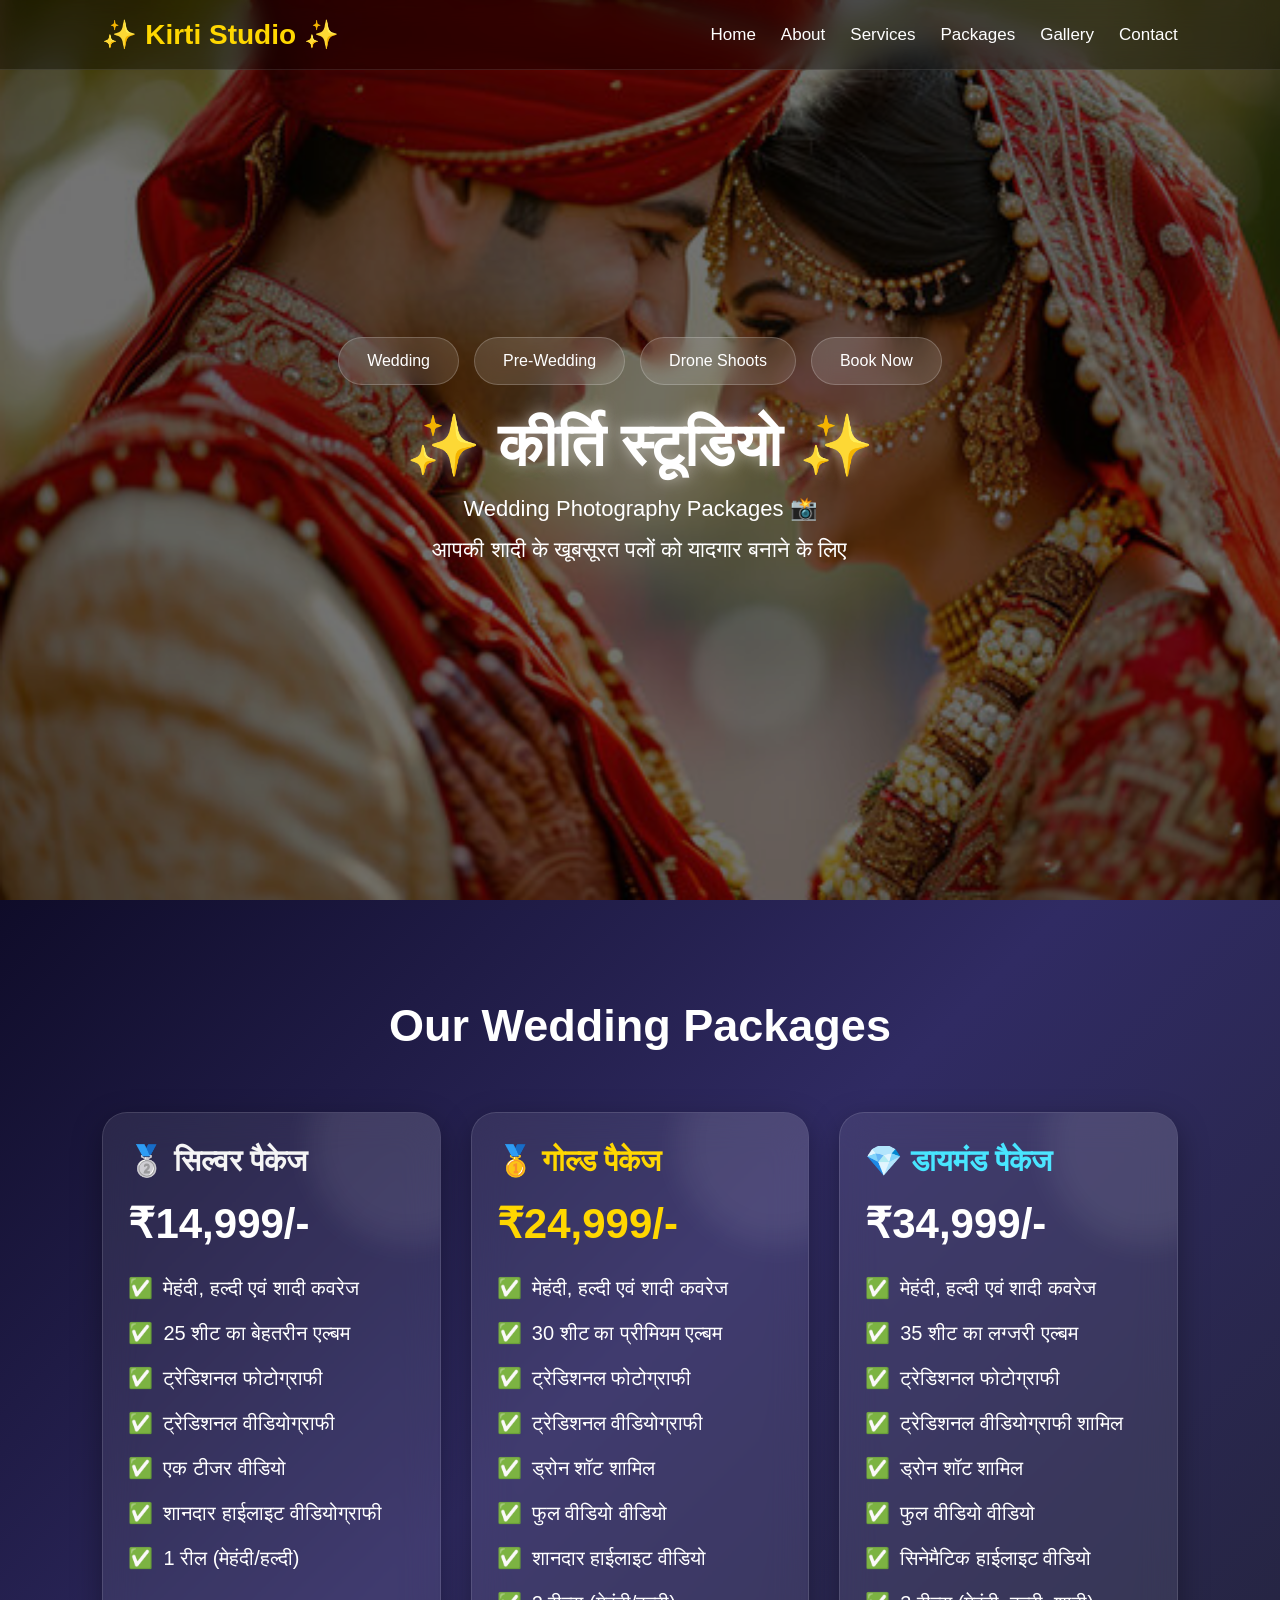
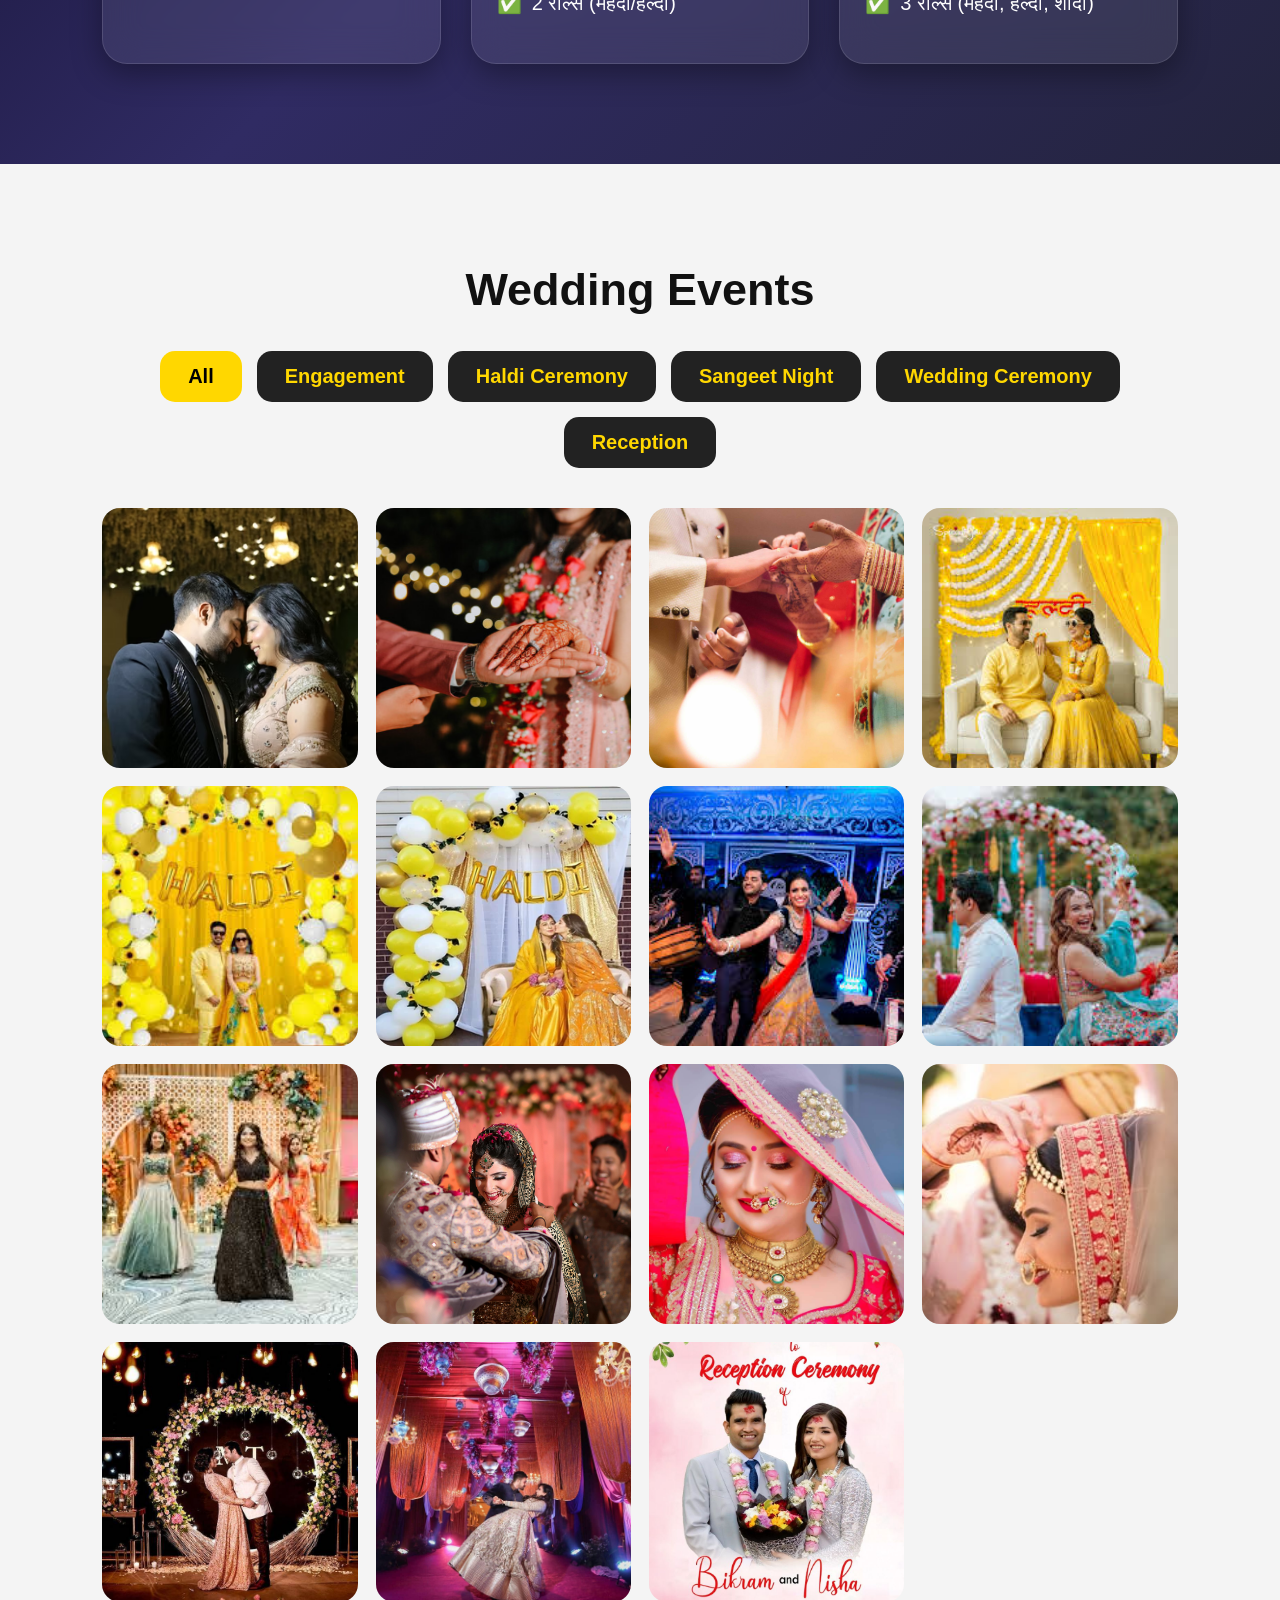
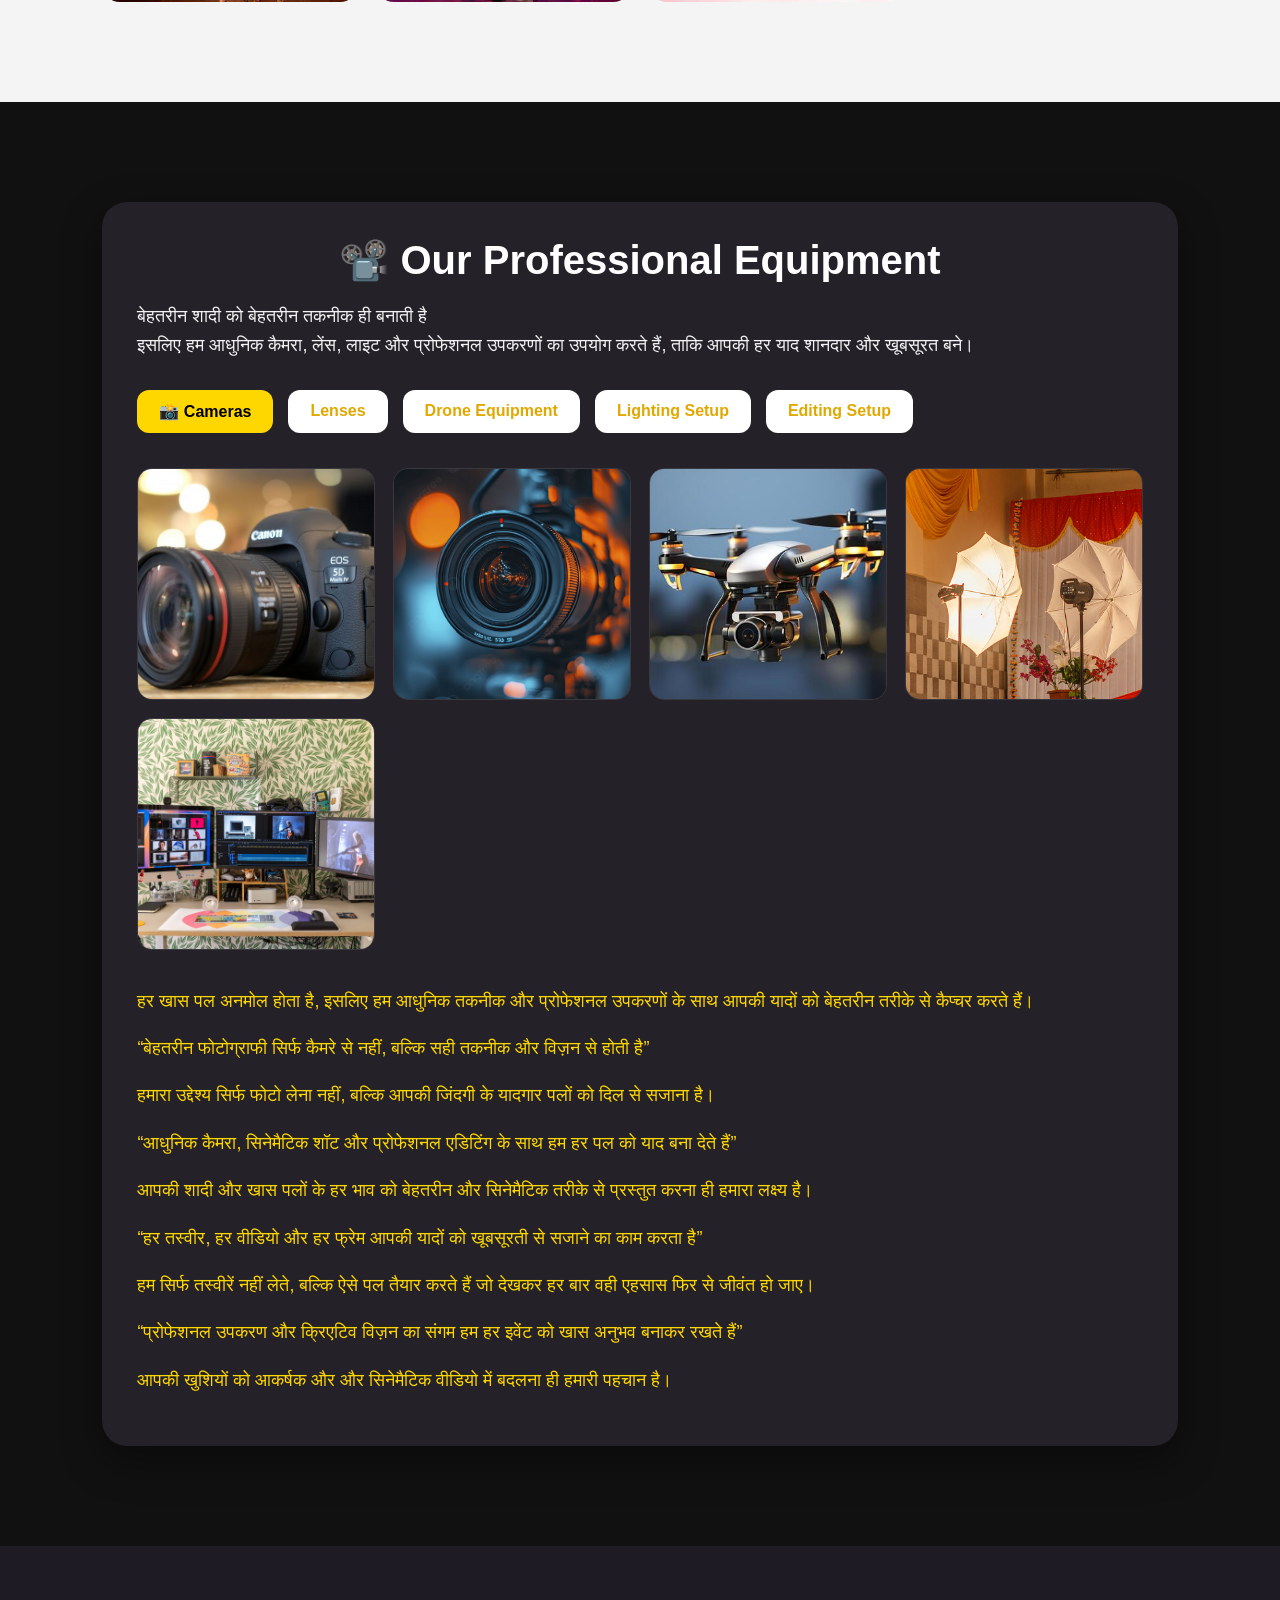
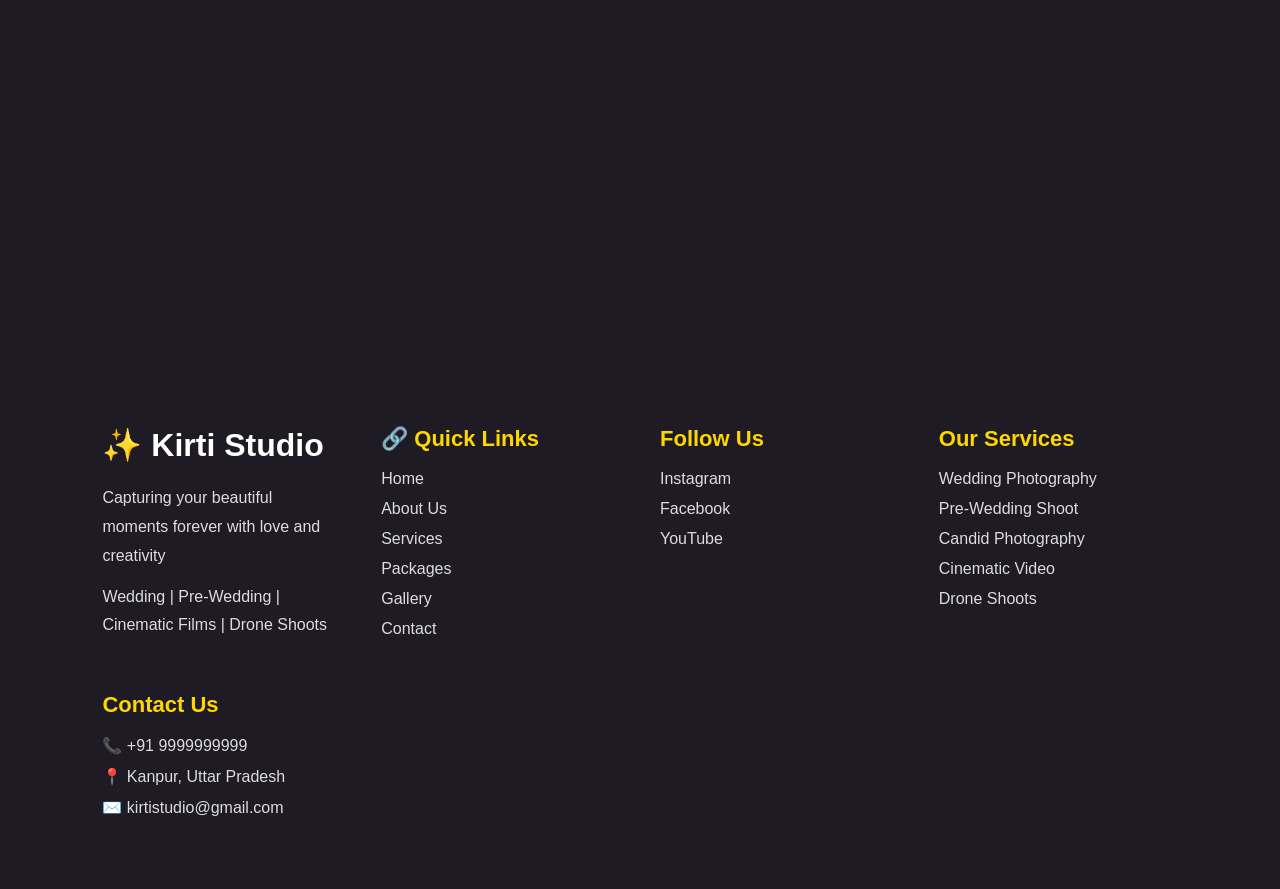
<file: photography-website/index.html>
<!DOCTYPE html>
<html lang="en">
<head>
  <meta charset="UTF-8" />
  <meta name="viewport" content="width=device-width, initial-scale=1.0"/>
  <title>Kirti Studio - Wedding Photography</title>

  <link rel="stylesheet" href="style.css">
</head>

<body>

  <!-- Navigation Bar -->
  <header>
    <nav class="navbar">

      <div class="logo">
        ✨ Kirti Studio ✨
      </div>

      <ul>
        <li><a href="index.html">Home</a></li>
        <li><a href="./About.html">About</a></li>
        <li><a href="./Servcis.html">Services</a></li>
        <li><a href="./Packegs.html">Packages</a></li>
        <li><a href="./Gallary.html">Gallery</a></li>
        <li><a href="./Contact.php">Contact</a></li>
      </ul>

    </nav>
  </header>


  <!-- Hero Section -->
  <section class="hero">

    <img src="./img/hero.jpg" alt="Wedding Couple">

    <div class="overlay"></div>

    <div class="hero-content">

      <div class="buttons">
        <button onclick="showMessage('Wedding')">Wedding</button>

        <button onclick="showMessage('Pre-Wedding')">
          Pre-Wedding
        </button>

        <button onclick="showMessage('Drone Shoots')">
          Drone Shoots
        </button>

        <button onclick="window.location.href='./Contact.php'">
          Book Now
        </button>
      </div>

      <h1>✨ कीर्ति स्टूडियो ✨</h1>

      <p class="hero-text">
        Wedding Photography Packages 📸
      </p>

      <p class="hero-text">
        आपकी शादी के खूबसूरत पलों को यादगार बनाने के लिए
      </p>

    </div>

  </section>


  <!-- Packages Section -->
  <section class="packages" id="packages">

    <h2 class="section-title">
      Our Wedding Packages
    </h2>

    <div class="package-container">

      <!-- Silver Package -->
      <div class="card">

        <div class="title silver">
          🥈 सिल्वर पैकेज
        </div>

        <div class="price">
          ₹14,999/-
        </div>

        <ul>

          <li>
            <span class="check">✅</span>
            मेहंदी, हल्दी एवं शादी कवरेज
          </li>

          <li>
            <span class="check">✅</span>
            25 शीट का बेहतरीन एल्बम
          </li>

          <li>
            <span class="check">✅</span>
            ट्रेडिशनल फोटोग्राफी
          </li>

          <li>
            <span class="check">✅</span>
            ट्रेडिशनल वीडियोग्राफी
          </li>

          <li>
            <span class="check">✅</span>
            एक टीजर वीडियो
          </li>

          <li>
            <span class="check">✅</span>
            शानदार हाईलाइट वीडियोग्राफी
          </li>

          <li>
            <span class="check">✅</span>
            1 रील (मेहंदी/हल्दी)
          </li>

        </ul>

      </div>


      <!-- Gold Package -->
      <div class="card">

        <div class="title gold">
          🥇 गोल्ड पैकेज
        </div>

        <div class="price gold-price">
          ₹24,999/-
        </div>

        <ul>

          <li>
            <span class="check">✅</span>
            मेहंदी, हल्दी एवं शादी कवरेज
          </li>

          <li>
            <span class="check">✅</span>
            30 शीट का प्रीमियम एल्बम
          </li>

          <li>
            <span class="check">✅</span>
            ट्रेडिशनल फोटोग्राफी
          </li>

          <li>
            <span class="check">✅</span>
            ट्रेडिशनल वीडियोग्राफी
          </li>

          <li>
            <span class="check">✅</span>
            ड्रोन शॉट शामिल
          </li>

          <li>
            <span class="check">✅</span>
            फुल वीडियो वीडियो
          </li>

          <li>
            <span class="check">✅</span>
            शानदार हाईलाइट वीडियो
          </li>

          <li>
            <span class="check">✅</span>
            2 रील्स (मेहंदी/हल्दी)
          </li>

        </ul>

      </div>


      <!-- Diamond Package -->
      <div class="card">

        <div class="title diamond">
          💎 डायमंड पैकेज
        </div>

        <div class="price diamond-price">
          ₹34,999/-
        </div>

        <ul>

          <li>
            <span class="check">✅</span>
            मेहंदी, हल्दी एवं शादी कवरेज
          </li>

          <li>
            <span class="check">✅</span>
            35 शीट का लग्जरी एल्बम
          </li>

          <li>
            <span class="check">✅</span>
            ट्रेडिशनल फोटोग्राफी
          </li>

          <li>
            <span class="check">✅</span>
            ट्रेडिशनल वीडियोग्राफी शामिल
          </li>

          <li>
            <span class="check">✅</span>
            ड्रोन शॉट शामिल
          </li>

          <li>
            <span class="check">✅</span>
            फुल वीडियो वीडियो
          </li>

          <li>
            <span class="check">✅</span>
            सिनेमैटिक हाईलाइट वीडियो
          </li>

          <li>
            <span class="check">✅</span>
            3 रील्स (मेहंदी, हल्दी, शादी)
          </li>

        </ul>

      </div>

    </div>


    
  </section>

  

 


  
  <!-- ================= GALLERY SECTION ================= -->

<section class="gallery-section" id="gallery">

  <h2 class="gallery-title">
    Wedding Events
  </h2>

  <!-- FILTER BUTTONS -->

  <div class="filter-buttons">

    <button class="filter-btn active" data-filter="all">
      All
    </button>

    <button class="filter-btn" data-filter="engagement">
      Engagement
    </button>

    <button class="filter-btn" data-filter="haldi">
      Haldi Ceremony
    </button>

    <button class="filter-btn" data-filter="sangeet">
      Sangeet Night
    </button>

    <button class="filter-btn" data-filter="wedding">
      Wedding Ceremony
    </button>

    <button class="filter-btn" data-filter="reception">
      Reception
    </button>

  </div>


  <!-- IMAGES -->

  <div class="gallery-container">

    <!-- Engagement -->
    <div class="gallery-item engagement">
      <img src="./img/eng6.avif" alt="">
    </div>

    <div class="gallery-item engagement">
      <img src="./img/eng1.jpg" alt="">
    </div>

    <div class="gallery-item engagement">
      <img src="./img/eng2.jpg" alt="">
    </div>


    <!-- Haldi -->
    <div class="gallery-item haldi">
      <img src="./img/haldi.jpeg" alt="">
    </div>

    <div class="gallery-item haldi">
      <img src="./img/haldi2.jpeg" alt="">
    </div>

    <div class="gallery-item haldi">
      <img src="./img/haldi3.webp" alt="">
    </div>


    <!-- Sangeet -->
    <div class="gallery-item sangeet">
      <img src="./img/san.jpeg" alt="">
    </div>

    <div class="gallery-item sangeet">
      <img src="./img/san2.jpeg" alt="">
    </div>

    <div class="gallery-item sangeet">
      <img src="./img/san3.jpeg" alt="">
    </div>


    <!-- Wedding -->
    <div class="gallery-item wedding">
      <img src="./img/wen2.jpeg" alt="">
    </div>

    <div class="gallery-item wedding">
      <img src="./img/wen.jpg" alt="">
    </div>

    <div class="gallery-item wedding">
      <img src="./img/wen3.jpg" alt="">
    </div>


    <!-- Reception -->
    <div class="gallery-item reception">
      <img src="./img/rec.jpeg" alt="">
    </div>

    <div class="gallery-item reception">
      <img src="./img/rec2.jpeg" alt="">
    </div>

    <div class="gallery-item reception">
      <img src="./img/rec3.jpg" alt="">
    </div>

  </div>

</section>



<!-- ================= EQUIPMENT SECTION ================= -->

<section class="equipment-section" id="equipment">

  <div class="equipment-box">

    <!-- TITLE -->

    <h2 class="equipment-title">
      📽️ Our Professional Equipment
    </h2>

    <p class="equipment-subtitle">
      बेहतरीन शादी को बेहतरीन तकनीक ही बनाती है <br>
      इसलिए हम आधुनिक कैमरा, लेंस, लाइट और प्रोफेशनल उपकरणों का उपयोग करते हैं,
      ताकि आपकी हर याद शानदार और खूबसूरत बने।
    </p>


    <!-- FILTER BUTTONS -->

    <div class="equipment-buttons">

      <button class="equipment-btn active" data-filter="all">
        📸 Cameras
      </button>

      <button class="equipment-btn" data-filter="lens">
        Lenses
      </button>

      <button class="equipment-btn" data-filter="drone">
        Drone Equipment
      </button>

      <button class="equipment-btn" data-filter="light">
        Lighting Setup
      </button>

      <button class="equipment-btn" data-filter="editing">
        Editing Setup
      </button>

    </div>


    <!-- IMAGES -->

    <div class="equipment-gallery">

      <!-- Camera -->
      <div class="equipment-item camera">
        <img src="./img/camera.jpg" alt="">
      </div>

      <!-- Lens -->
      <div class="equipment-item lens">
        <img src="./img/len.jpg" alt="">
      </div>

      <!-- Drone -->
      <div class="equipment-item drone">
        <img src="./img/dron.jpg" alt="">
      </div>

      <!-- Lighting -->
      <div class="equipment-item light">
        <img src="./img/light.jpg" alt="">
      </div>

      <!-- Editing -->
      <div class="equipment-item editing">
        <img src="./img/editing.webp" alt="">
      </div>

    </div>


    <!-- CONTENT -->

    <div class="equipment-content">

      <p>
        हर खास पल अनमोल होता है, इसलिए हम आधुनिक तकनीक और प्रोफेशनल उपकरणों के साथ आपकी यादों को बेहतरीन तरीके से कैप्चर करते हैं।
      </p>

      <p>
        “बेहतरीन फोटोग्राफी सिर्फ कैमरे से नहीं, बल्कि सही तकनीक और विज़न से होती है”
      </p>

      <p>
        हमारा उद्देश्य सिर्फ फोटो लेना नहीं, बल्कि आपकी जिंदगी के यादगार पलों को दिल से सजाना है।
      </p>

      <p>
        “आधुनिक कैमरा, सिनेमैटिक शॉट और प्रोफेशनल एडिटिंग के साथ हम हर पल को याद बना देते हैं”
      </p>

      <p>
        आपकी शादी और खास पलों के हर भाव को बेहतरीन और सिनेमैटिक तरीके से प्रस्तुत करना ही हमारा लक्ष्य है।
      </p>

      <p>
        “हर तस्वीर, हर वीडियो और हर फ्रेम आपकी यादों को खूबसूरती से सजाने का काम करता है”
      </p>

      <p>
        हम सिर्फ तस्वीरें नहीं लेते, बल्कि ऐसे पल तैयार करते हैं जो देखकर हर बार वही एहसास फिर से जीवंत हो जाए।
      </p>

      <p>
        “प्रोफेशनल उपकरण और क्रिएटिव विज़न का संगम हम हर इवेंट को खास अनुभव बनाकर रखते हैं”
      </p>

      <p>
        आपकी खुशियों को आकर्षक और और सिनेमैटिक वीडियो में बदलना ही हमारी पहचान है।
      </p>

    </div>

  </div>

</section>


<!-- ================= MAP + FOOTER SECTION ================= -->

<section class="map-footer-section">

  <!-- GOOGLE MAP -->

  <div class="map-container">

    <iframe
      src="https://www.google.com/maps/embed?pb=!1m18!1m12!1m3!1d14235.388053092252!2d80.946166!3d26.846694!2m3!1f0!2f0!3f0!3m2!1i1024!2i768!4f13.1!3m3!1m2!1s0x399bfd991bdb77df%3A0x63d6c4b6b6b6b6b6!2sLucknow!5e0!3m2!1sen!2sin!4v1710000000000!5m2!1sen!2sin"
      width="100%"
      height="100%"
      style="border:0;"
      allowfullscreen=""
      loading="lazy">
    </iframe>

  </div>


  <!-- FOOTER -->

  <footer class="footer">

    <!-- LEFT -->

    <div class="footer-box">

      <h2>
        ✨ Kirti Studio
      </h2>

      <p>
        Capturing your beautiful moments forever with love and creativity
      </p>

      <p>
        Wedding | Pre-Wedding | Cinematic Films | Drone Shoots
      </p>

    </div>


    <!-- QUICK LINKS -->

    <div class="footer-box">

      <h3>
        🔗 Quick Links
      </h3>

      <ul>

        <li><a href="#">Home</a></li>

        <li><a href="#about">About Us</a></li>

        <li><a href="#services">Services</a></li>

        <li><a href="#packages">Packages</a></li>

        <li><a href="#gallery">Gallery</a></li>

        <li><a href="#contact">Contact</a></li>

      </ul>

    </div>


    <!-- SOCIAL -->

    <div class="footer-box">

      <h3>
        Follow Us
      </h3>

      <ul>

        <li><a href="#">Instagram</a></li>

        <li><a href="#">Facebook</a></li>

        <li><a href="#">YouTube</a></li>

      </ul>

    </div>


    <!-- SERVICES -->

    <div class="footer-box">

      <h3>
        Our Services
      </h3>

      <ul>

        <li>Wedding Photography</li>

        <li>Pre-Wedding Shoot</li>

        <li>Candid Photography</li>

        <li>Cinematic Video</li>

        <li>Drone Shoots</li>

      </ul>

    </div>


    <!-- CONTACT -->

    <div class="footer-box">

      <h3>
        Contact Us
      </h3>

      <ul>

        <li>📞 +91 9999999999</li>

        <li>📍 Kanpur, Uttar Pradesh</li>

        <li>✉️ kirtistudio@gmail.com</li>

      </ul>

    </div>

  </footer>

</section>
  <script src="script.js"></script>

</body>
</html>
</file>
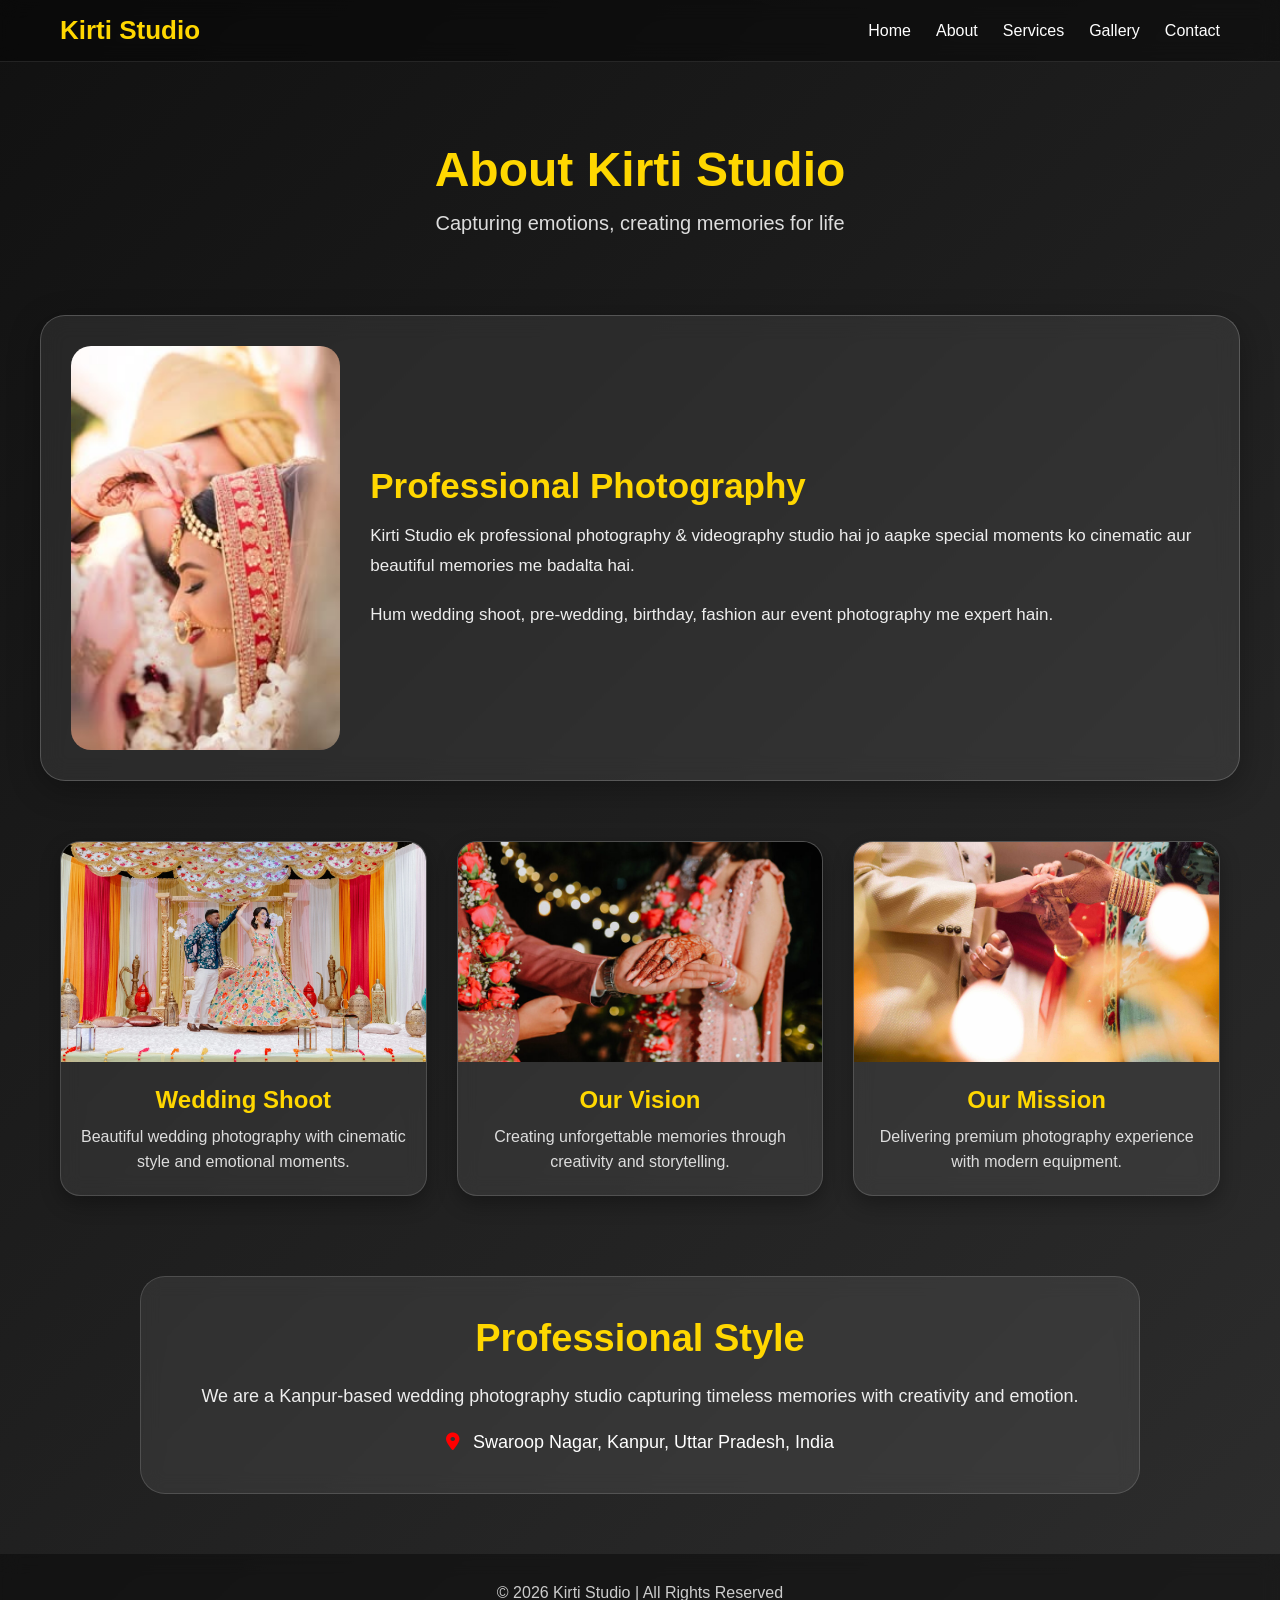
<file: photography-website/About.html>
<!DOCTYPE html>
<html lang="en">
<head>
  <meta charset="UTF-8" />
  <meta name="viewport" content="width=device-width, initial-scale=1.0"/>
  <title>Kirti Studio</title>

  <!-- Font Awesome -->
  <link rel="stylesheet"
    href="https://cdnjs.cloudflare.com/ajax/libs/font-awesome/6.5.1/css/all.min.css"/>

  <style>
    *{
      margin:0;
      padding:0;
      box-sizing:border-box;
      font-family:Arial, Helvetica, sans-serif;
    }

    body{
      background: linear-gradient(135deg,#111,#1f1f1f,#2d2d2d);
      min-height:100vh;
      color:white;
      overflow-x:hidden;
    }

    /* ================= NAVBAR ================= */

    header{
      width:100%;
      position:sticky;
      top:0;
      z-index:1000;
      backdrop-filter: blur(10px);
      background: rgba(0,0,0,0.4);
      border-bottom:1px solid rgba(255,255,255,0.1);
    }

    nav{
      max-width:1200px;
      margin:auto;
      display:flex;
      justify-content:space-between;
      align-items:center;
      padding:15px 20px;
    }

    .logo{
      color:#ffd700;
      font-size:26px;
      font-weight:bold;
    }

    .nav-links{
      display:flex;
      gap:25px;
      list-style:none;
    }

    .nav-links a{
      text-decoration:none;
      color:white;
      transition:0.3s;
      font-size:16px;
      position:relative;
    }

    .nav-links a:hover{
      color:#ffd700;
    }

    .menu-btn{
      display:none;
      font-size:28px;
      cursor:pointer;
      color:white;
    }

    /* ================= HERO ================= */

    .hero{
      width:100%;
      padding:80px 20px 40px;
      text-align:center;
    }

    .hero h1{
      font-size:48px;
      color:#ffd700;
      margin-bottom:15px;
    }

    .hero p{
      font-size:20px;
      color:#ddd;
    }

    /* ================= GLASS BOX ================= */

    .glass-box{
      max-width:1200px;
      margin:40px auto;
      padding:30px;
      border-radius:25px;

      background: rgba(255,255,255,0.08);
      backdrop-filter: blur(12px);

      border:1px solid rgba(255,255,255,0.2);

      display:flex;
      gap:30px;
      align-items:center;

      transition:0.5s;
      box-shadow:0 8px 32px rgba(0,0,0,0.3);
    }

    .glass-box:hover{
      transform:translateY(-10px) scale(1.02);
    }

    .glass-box img{
      width:350px;
      border-radius:20px;
      object-fit:cover;
    }

    .glass-content h2{
      color:#ffd700;
      margin-bottom:15px;
      font-size:35px;
    }

    .glass-content p{
      line-height:1.8;
      color:#eee;
      font-size:17px;
    }

    /* ================= CARDS ================= */

    .card-container{
      max-width:1200px;
      margin:auto;
      display:grid;
      grid-template-columns:repeat(auto-fit,minmax(250px,1fr));
      gap:30px;
      padding:20px;
    }

    .card{
      background: rgba(255,255,255,0.08);
      border:1px solid rgba(255,255,255,0.15);
      backdrop-filter: blur(10px);

      border-radius:20px;
      overflow:hidden;

      transition:0.5s;
      box-shadow:0 8px 20px rgba(0,0,0,0.3);
    }

    .card:hover{
      transform:translateY(-15px) rotate(1deg);
    }

    .card img{
      width:100%;
      height:220px;
      object-fit:cover;
    }

    .card-content{
      padding:20px;
      text-align:center;
    }

    .card-content h3{
      color:#ffd700;
      margin-bottom:10px;
      font-size:24px;
    }

    .card-content p{
      color:#ddd;
      line-height:1.6;
    }

    /* ================= PROFESSIONAL ================= */

    .professional{
      max-width:1000px;
      margin:60px auto;
      padding:40px 25px;
      text-align:center;

      background: rgba(255,255,255,0.08);
      backdrop-filter: blur(10px);

      border-radius:25px;
      border:1px solid rgba(255,255,255,0.15);

      transition:0.5s;
    }

    .professional:hover{
      transform:translateY(-10px);
    }

    .professional h2{
      color:#ffd700;
      margin-bottom:20px;
      font-size:38px;
    }

    .professional p{
      font-size:18px;
      line-height:1.8;
      color:#eee;
    }

    .location{
      margin-top:20px;
      font-size:18px;
      color:#fff;
    }

    .location i{
      color:red;
      margin-right:8px;
    }

    /* ================= FOOTER ================= */

    footer{
      margin-top:60px;
      text-align:center;
      padding:30px 20px;
      background:rgba(0,0,0,0.4);
      backdrop-filter:blur(10px);
    }

    footer p{
      color:#ccc;
    }

    /* ================= RESPONSIVE ================= */

    @media(max-width:900px){

      .glass-box{
        flex-direction:column;
        text-align:center;
      }

      .glass-box img{
        width:100%;
      }

      .hero h1{
        font-size:38px;
      }
    }

    @media(max-width:768px){

      .menu-btn{
        display:block;
      }

      .nav-links{
        position:absolute;
        top:70px;
        right:-100%;
        width:250px;
        height:100vh;
        background:rgba(0,0,0,0.9);
        flex-direction:column;
        padding-top:50px;
        align-items:center;
        transition:0.5s;
      }

      .nav-links.active{
        right:0;
      }

      .hero h1{
        font-size:30px;
      }

      .hero p{
        font-size:16px;
      }

      .glass-content h2{
        font-size:28px;
      }
    }

  </style>
</head>

<body>

  <!-- ================= HEADER ================= -->

  <header>
    <nav>
      <div class="logo">Kirti Studio</div>

      <ul class="nav-links" id="navLinks">
        <li><a href="./index.html">Home</a></li>
        <li><a href="./About.html">About</a></li>
        <li><a href="./Servcis.html">Services</a></li>
        <li><a href="./Gallary.html">Gallery</a></li>
        <li><a href="./Contact.php">Contact</a></li>
      </ul>

      <div class="menu-btn" id="menuBtn">
        <i class="fa-solid fa-bars"></i>
      </div>
    </nav>
  </header>

  <!-- ================= HERO ================= -->

  <section class="hero">
    <h1>About Kirti Studio</h1>
    <p>Capturing emotions, creating memories for life</p>
  </section>

  <!-- ================= ABOUT ================= -->

  <section class="glass-box">

    <img src="./img/wen3.jpg"
      alt="Wedding">

    <div class="glass-content">
      <h2>Professional Photography</h2>

      <p>
        Kirti Studio ek professional photography & videography studio hai
        jo aapke special moments ko cinematic aur beautiful memories me badalta hai.
      </p>

      <br>

      <p>
        Hum wedding shoot, pre-wedding, birthday, fashion aur event photography
        me expert hain.
      </p>

    </div>

  </section>

  <!-- ================= SERVICES ================= -->

  <section class="card-container">

    <div class="card">
      <img src="./img/san4.webp">

      <div class="card-content">
        <h3>Wedding Shoot</h3>
        <p>Beautiful wedding photography with cinematic style and emotional moments.</p>
      </div>
    </div>

    <div class="card">
      <img src="./img/eng1.jpg">

      <div class="card-content">
        <h3>Our Vision</h3>
        <p>Creating unforgettable memories through creativity and storytelling.</p>
      </div>
    </div>

    <div class="card">
      <img src="./img/eng2.jpg">

      <div class="card-content">
        <h3>Our Mission</h3>
        <p>Delivering premium photography experience with modern equipment.</p>
      </div>
    </div>

  </section>

  <!-- ================= PROFESSIONAL ================= -->

  <section class="professional">

    <h2>Professional Style</h2>

    <p>
      We are a Kanpur-based wedding photography studio capturing timeless
      memories with creativity and emotion.
    </p>

    <div class="location">
      <i class="fa-solid fa-location-dot"></i>
      Swaroop Nagar, Kanpur, Uttar Pradesh, India
    </div>

  </section>

  <!-- ================= FOOTER ================= -->

  <footer>
    <p>© 2026 Kirti Studio | All Rights Reserved</p>
  </footer>

  <!-- ================= JAVASCRIPT ================= -->

  <script>

    const menuBtn = document.getElementById("menuBtn");
    const navLinks = document.getElementById("navLinks");

    menuBtn.addEventListener("click", () => {
      navLinks.classList.toggle("active");
    });

  </script>

</body>
</html>
</file>
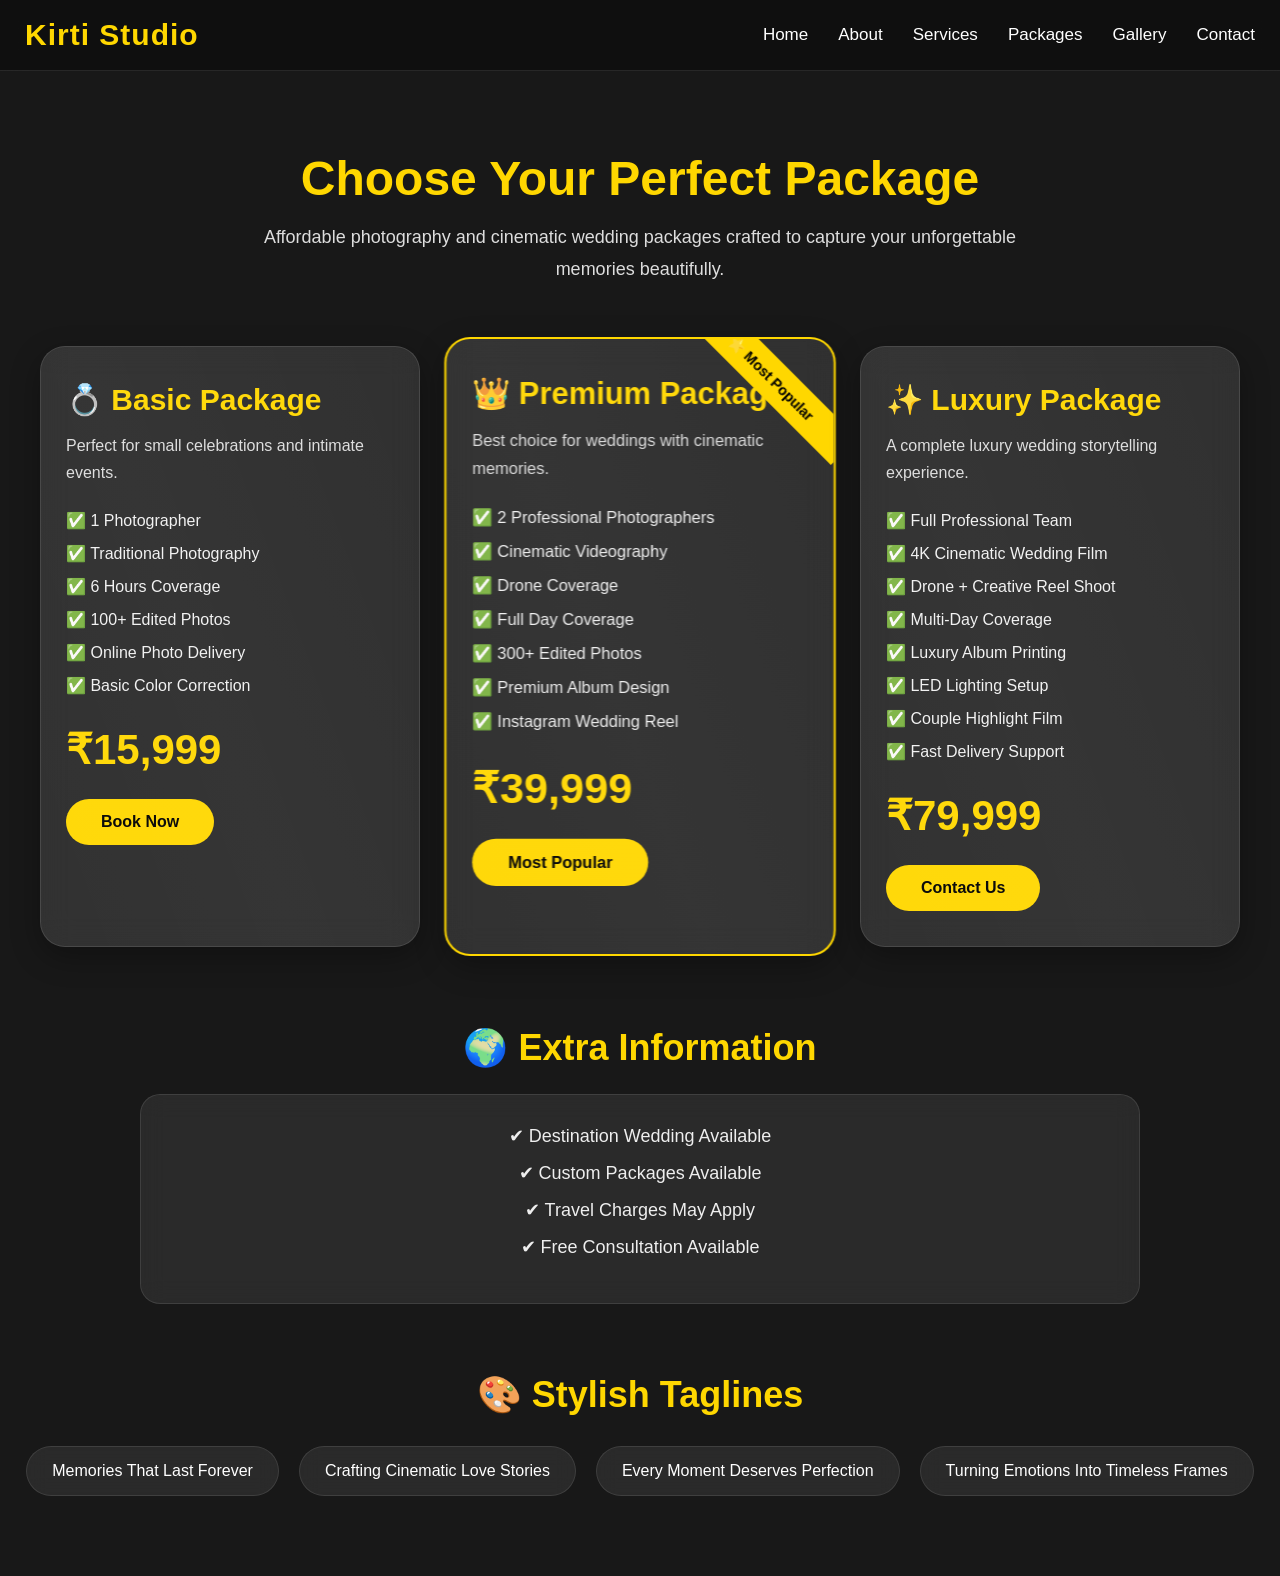
<file: photography-website/Packegs.html>
<!DOCTYPE html>
<html lang="en">
<head>
    <meta charset="UTF-8">
    <meta name="viewport" content="width=device-width, initial-scale=1.0">
    <title>Document</title>
</head>
<body>

    <header>

  <nav class="navbar">

    <!-- LOGO -->

    <div class="logo">
      Kirti Studio
    </div>

    <!-- MENU -->

    <ul class="nav-links" id="navLinks">

      <li><a href="./index.html">Home</a></li>

      <li><a href="./About.html">About</a></li>

      <li><a href="./Servcis.html">Services</a></li>

      <li><a href="./Packegs.html">Packages</a></li>

      <li><a href="./Gallary.html">Gallery</a></li>

      <li><a href="./Contact.php">Contact</a></li>

    </ul>

    <!-- HAMBURGER -->

    <div class="menu-btn" id="menuBtn">
      <i class="fa-solid fa-bars"></i>
    </div>

  </nav>

</header>
    <!-- ================= WEDDING PACKAGES SECTION ================= -->

<section class="packages-section">

  <div class="section-title">
    <h1>Choose Your Perfect Package</h1>

    <p>
      Affordable photography and cinematic wedding packages crafted
      to capture your unforgettable memories beautifully.
    </p>
  </div>

  <div class="packages-container">

    <!-- ================= BASIC PACKAGE ================= -->

    <div class="package-card">

      <h2>💍 Basic Package</h2>

      <p class="package-text">
        Perfect for small celebrations and intimate events.
      </p>

      <ul>
        <li>✅ 1 Photographer</li>
        <li>✅ Traditional Photography</li>
        <li>✅ 6 Hours Coverage</li>
        <li>✅ 100+ Edited Photos</li>
        <li>✅ Online Photo Delivery</li>
        <li>✅ Basic Color Correction</li>
      </ul>

      <div class="price">₹15,999</div>

      <a href="#" class="package-btn">Book Now</a>

    </div>

    <!-- ================= PREMIUM PACKAGE ================= -->

    <div class="package-card premium">

      <div class="popular-tag">⭐ Most Popular</div>

      <h2>👑 Premium Package</h2>

      <p class="package-text">
        Best choice for weddings with cinematic memories.
      </p>

      <ul>
        <li>✅ 2 Professional Photographers</li>
        <li>✅ Cinematic Videography</li>
        <li>✅ Drone Coverage</li>
        <li>✅ Full Day Coverage</li>
        <li>✅ 300+ Edited Photos</li>
        <li>✅ Premium Album Design</li>
        <li>✅ Instagram Wedding Reel</li>
      </ul>

      <div class="price">₹39,999</div>

      <a href="#" class="package-btn">Most Popular</a>

    </div>

    <!-- ================= LUXURY PACKAGE ================= -->

    <div class="package-card">

      <h2>✨ Luxury Package</h2>

      <p class="package-text">
        A complete luxury wedding storytelling experience.
      </p>

      <ul>
        <li>✅ Full Professional Team</li>
        <li>✅ 4K Cinematic Wedding Film</li>
        <li>✅ Drone + Creative Reel Shoot</li>
        <li>✅ Multi-Day Coverage</li>
        <li>✅ Luxury Album Printing</li>
        <li>✅ LED Lighting Setup</li>
        <li>✅ Couple Highlight Film</li>
        <li>✅ Fast Delivery Support</li>
      </ul>

      <div class="price">₹79,999</div>

      <a href="#" class="package-btn">Contact Us</a>

    </div>

  </div>

  <!-- ================= EXTRA INFO ================= -->

  <div class="extra-info">

    <h2>🌍 Extra Information</h2>

    <div class="info-box">
      <p>✔ Destination Wedding Available</p>
      <p>✔ Custom Packages Available</p>
      <p>✔ Travel Charges May Apply</p>
      <p>✔ Free Consultation Available</p>
    </div>

  </div>

  <!-- ================= TAGLINES ================= -->

  <div class="taglines">

    <h2>🎨 Stylish Taglines</h2>

    <div class="tagline-container">

      <span>Memories That Last Forever</span>
      <span>Crafting Cinematic Love Stories</span>
      <span>Every Moment Deserves Perfection</span>
      <span>Turning Emotions Into Timeless Frames</span>

    </div>

  </div>

</section>

<!-- ================= CSS ================= -->

<style>

  body{
    background:#181818;
    font-family:Arial, Helvetica, sans-serif;
    color:white;
  }

  .packages-section{
    width:100%;
    padding:80px 20px;
  }

  /* ================= TITLE ================= */

  .section-title{
    text-align:center;
    margin-bottom:60px;
  }

  .section-title h1{
    font-size:48px;
    color:#ffd700;
    margin-bottom:15px;
  }

  .section-title p{
    max-width:800px;
    margin:auto;
    color:#ddd;
    font-size:18px;
    line-height:1.8;
  }

  /* ================= PACKAGE GRID ================= */

  .packages-container{
    max-width:1200px;
    margin:auto;

    display:grid;
    grid-template-columns:repeat(auto-fit,minmax(300px,1fr));
    gap:30px;
  }

  /* ================= PACKAGE CARD ================= */

  .package-card{

    position:relative;

    background:rgba(255,255,255,0.08);
    backdrop-filter:blur(15px);

    border:1px solid rgba(255,255,255,0.15);

    border-radius:25px;

    padding:35px 25px;

    transition:0.5s ease;

    overflow:hidden;

    box-shadow:0 10px 30px rgba(0,0,0,0.3);
  }

  .package-card:hover{
    transform:translateY(-15px) scale(1.03);
    box-shadow:0 20px 40px rgba(255,215,0,0.2);
  }

  .package-card::before{
    content:"";
    position:absolute;
    width:250%;
    height:250%;
    top:-100%;
    left:-100%;
    background:linear-gradient(
      45deg,
      transparent,
      rgba(255,255,255,0.05),
      transparent
    );

    transform:rotate(25deg);
    transition:0.8s;
  }

  .package-card:hover::before{
    left:100%;
  }

  .package-card h2{
    color:#ffd700;
    font-size:30px;
    margin-bottom:15px;
  }

  .package-text{
    color:#ddd;
    margin-bottom:25px;
    line-height:1.7;
  }

  .package-card ul{
    list-style:none;
    margin-bottom:30px;
  }

  .package-card ul li{
    margin-bottom:14px;
    color:#f1f1f1;
    font-size:16px;
  }

  .price{
    font-size:42px;
    color:#ffd700;
    font-weight:bold;
    margin-bottom:25px;
  }

  /* ================= BUTTON ================= */

  .package-btn{
    display:inline-block;
    text-decoration:none;

    padding:14px 35px;

    border-radius:40px;

    background:#ffd700;
    color:black;

    font-weight:bold;

    transition:0.4s;
  }

  .package-btn:hover{
    background:white;
    transform:scale(1.08);
  }

  /* ================= PREMIUM ================= */

  .premium{
    border:2px solid #ffd700;
    transform:scale(1.03);
  }

  .premium:hover{
    transform:translateY(-15px) scale(1.06);
  }

  .popular-tag{
    position:absolute;
    top:20px;
    right:-40px;

    background:#ffd700;
    color:black;

    padding:10px 45px;

    transform:rotate(45deg);

    font-size:14px;
    font-weight:bold;
  }

  /* ================= EXTRA INFO ================= */

  .extra-info{
    max-width:1000px;
    margin:80px auto 40px;
    text-align:center;
  }

  .extra-info h2{
    color:#ffd700;
    margin-bottom:25px;
    font-size:36px;
  }

  .info-box{
    background:rgba(255,255,255,0.08);
    backdrop-filter:blur(12px);

    border-radius:20px;
    padding:30px;

    border:1px solid rgba(255,255,255,0.1);
  }

  .info-box p{
    margin-bottom:15px;
    font-size:18px;
    color:#eee;
  }

  /* ================= TAGLINES ================= */

  .taglines{
    text-align:center;
    margin-top:70px;
  }

  .taglines h2{
    color:#ffd700;
    margin-bottom:30px;
    font-size:36px;
  }

  .tagline-container{
    display:flex;
    flex-wrap:wrap;
    justify-content:center;
    gap:20px;
  }

  .tagline-container span{

    background:rgba(255,255,255,0.08);

    border:1px solid rgba(255,255,255,0.1);

    padding:15px 25px;

    border-radius:40px;

    backdrop-filter:blur(10px);

    transition:0.4s;

    color:#fff;
  }

  .tagline-container span:hover{
    transform:translateY(-8px);
    background:#ffd700;
    color:black;
  }

  /* ================= RESPONSIVE ================= */

  @media(max-width:768px){

    .section-title h1{
      font-size:34px;
    }

    .section-title p{
      font-size:16px;
    }

    .package-card h2{
      font-size:26px;
    }

    .price{
      font-size:35px;
    }

    .extra-info h2,
    .taglines h2{
      font-size:30px;
    }

  }


  *{
    margin:0;
    padding:0;
    box-sizing:border-box;
  }

  body{
    font-family:Arial, Helvetica, sans-serif;
    background:#181818;
  }

  /* ================= HEADER ================= */

  header{
    width:100%;
    position:sticky;
    top:0;
    z-index:1000;

    background:rgba(0,0,0,0.35);

    backdrop-filter:blur(15px);

    border-bottom:1px solid rgba(255,255,255,0.1);
  }

  /* ================= NAVBAR ================= */

  .navbar{

    max-width:1300px;

    margin:auto;

    padding:18px 25px;

    display:flex;

    justify-content:space-between;

    align-items:center;
  }

  /* ================= LOGO ================= */

  .logo{

    font-size:30px;

    font-weight:bold;

    color:#ffd700;

    letter-spacing:1px;

    cursor:pointer;

    transition:0.4s;
  }

  .logo:hover{
    transform:scale(1.05);
  }

  /* ================= LINKS ================= */

  .nav-links{

    display:flex;

    gap:30px;

    list-style:none;
  }

  .nav-links li a{

    text-decoration:none;

    color:white;

    font-size:17px;

    font-weight:500;

    position:relative;

    transition:0.4s;
  }

  /* HOVER LINE */

  .nav-links li a::after{

    content:"";

    position:absolute;

    width:0;

    height:2px;

    left:0;

    bottom:-6px;

    background:#ffd700;

    transition:0.4s;
  }

  .nav-links li a:hover::after{
    width:100%;
  }

  .nav-links li a:hover{
    color:#ffd700;
  }

  /* ================= MENU BUTTON ================= */

  .menu-btn{

    display:none;

    font-size:30px;

    color:white;

    cursor:pointer;
  }

  /* ================= RESPONSIVE ================= */

  @media(max-width:900px){

    .menu-btn{
      display:block;
    }

    .nav-links{

      position:fixed;

      top:80px;

      right:-100%;

      width:260px;

      height:100vh;

      background:rgba(0,0,0,0.95);

      backdrop-filter:blur(20px);

      flex-direction:column;

      align-items:center;

      padding-top:50px;

      transition:0.5s;
    }

    .nav-links.active{
      right:0;
    }

    .nav-links li{
      margin:20px 0;
    }

  }

</style>

<!-- ================= FONT AWESOME ================= -->

<link rel="stylesheet"
href="https://cdnjs.cloudflare.com/ajax/libs/font-awesome/6.5.1/css/all.min.css"/>

<!-- ================= JAVASCRIPT ================= -->

<script>

  const menuBtn = document.getElementById("menuBtn");
  const navLinks = document.getElementById("navLinks");

  menuBtn.addEventListener("click", () => {

    navLinks.classList.toggle("active");

  });

</script>

</style>
</body>
</html>
</file>
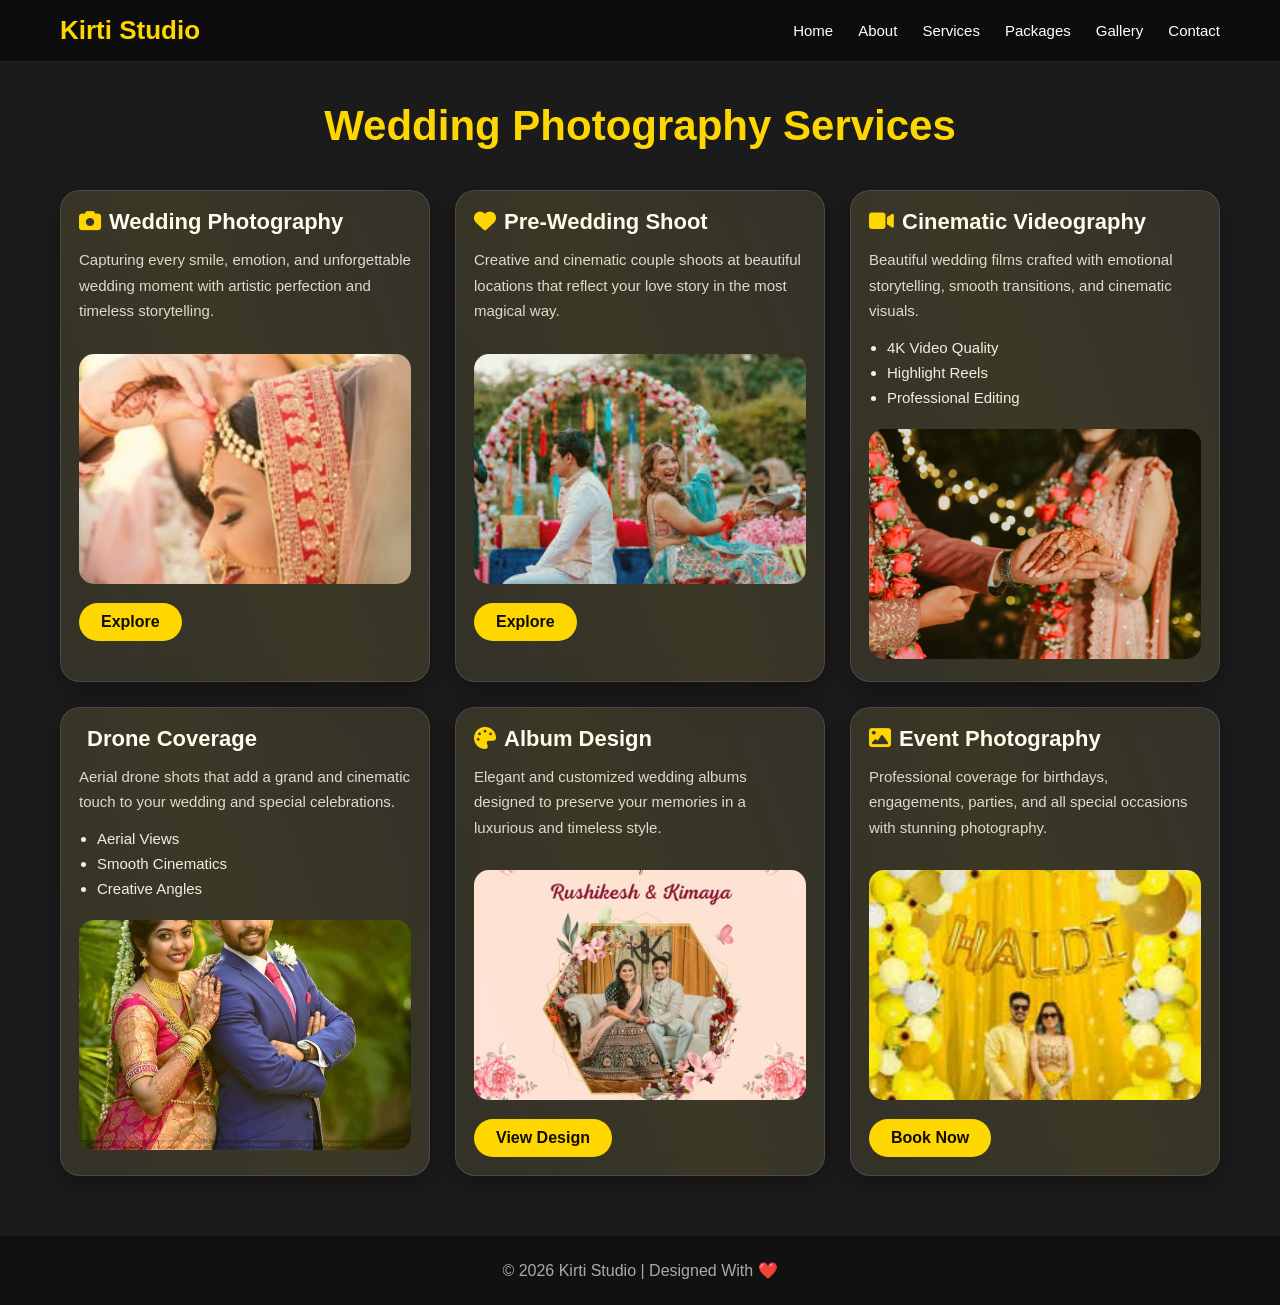
<file: photography-website/Servcis.html>
<!DOCTYPE html>
<html lang="en">
<head>
  <meta charset="UTF-8">
  <meta name="viewport" content="width=device-width, initial-scale=1.0">

  <title>Wedding Photography Services</title>

  <link rel="stylesheet"
  href="https://cdnjs.cloudflare.com/ajax/libs/font-awesome/6.5.1/css/all.min.css"/>

  <style>

    *{
      margin:0;
      padding:0;
      box-sizing:border-box;
      font-family:Arial, Helvetica, sans-serif;
    }

    body{
      background:#1b1b1b;
      color:white;
      overflow-x:hidden;
    }

    /* ================= NAVBAR ================= */

    header{
      width:100%;
      background:rgba(0,0,0,0.5);
      backdrop-filter:blur(10px);
      position:sticky;
      top:0;
      z-index:1000;
      border-bottom:1px solid rgba(255,255,255,0.1);
    }

    nav{
      max-width:1200px;
      margin:auto;
      display:flex;
      justify-content:space-between;
      align-items:center;
      padding:15px 20px;
    }

    .logo{
      color:#ffd700;
      font-size:26px;
      font-weight:bold;
    }

    .nav-links{
      display:flex;
      gap:25px;
      list-style:none;
    }

    .nav-links a{
      text-decoration:none;
      color:white;
      transition:0.3s;
      font-size:15px;
    }

    .nav-links a:hover{
      color:#ffd700;
    }

    .menu-btn{
      display:none;
      font-size:28px;
      color:white;
      cursor:pointer;
    }

    /* ================= TITLE ================= */

    .title{
      text-align:center;
      padding:40px 20px 10px;
    }

    .title h1{
      color:#ffd700;
      font-size:42px;
    }

    /* ================= GRID ================= */

    .service-container{
      max-width:1200px;
      margin:auto;
      padding:30px 20px 60px;

      display:grid;
      grid-template-columns:repeat(auto-fit,minmax(280px,1fr));
      gap:25px;
    }

    /* ================= CARD ================= */

    .service-card{
      position:relative;
      overflow:hidden;

      background:rgba(255,255,255,0.07);
      backdrop-filter:blur(12px);

      border:1px solid rgba(255,255,255,0.15);

      border-radius:20px;
      padding:18px;

      transition:0.5s ease;

      box-shadow:0 8px 25px rgba(0,0,0,0.3);
    }

    .service-card:hover{
      transform:translateY(-12px) scale(1.02);
      box-shadow:0 15px 35px rgba(255,215,0,0.2);
    }

    .service-card::before{
      content:"";
      position:absolute;
      top:-50%;
      left:-50%;
      width:200%;
      height:200%;
      background:linear-gradient(
      45deg,
      transparent,
      rgba(255,215,0,0.08),
      transparent);

      transform:rotate(25deg);
      transition:0.8s;
    }

    .service-card:hover::before{
      left:100%;
    }

    .service-card h2{
      color:white;
      font-size:22px;
      margin-bottom:12px;
    }

    .service-card h2 i{
      color:#ffd700;
      margin-right:8px;
    }

    .service-card p{
      color:#dcdcdc;
      line-height:1.7;
      margin-bottom:15px;
      font-size:15px;
    }

    .service-card ul{
      margin-top:10px;
      padding-left:18px;
    }

    .service-card ul li{
      margin-bottom:8px;
      color:#f1f1f1;
      font-size:15px;
    }

    .service-card img{
      width:100%;
      height:230px;
      object-fit:cover;
      border-radius:15px;
      margin-top:15px;
      transition:0.5s;
    }

    .service-card:hover img{
      transform:scale(1.05);
    }

    /* ================= BUTTON ================= */

    .btn{
      display:inline-block;
      margin-top:15px;
      padding:10px 22px;
      background:#ffd700;
      color:black;
      text-decoration:none;
      border-radius:30px;
      font-weight:bold;
      transition:0.4s;
    }

    .btn:hover{
      background:white;
      transform:scale(1.05);
    }

    /* ================= FOOTER ================= */

    footer{
      background:#111;
      text-align:center;
      padding:25px;
      color:#aaa;
    }

    /* ================= RESPONSIVE ================= */

    @media(max-width:768px){

      .menu-btn{
        display:block;
      }

      .nav-links{
        position:absolute;
        top:70px;
        right:-100%;
        width:250px;
        height:100vh;
        background:#111;
        flex-direction:column;
        align-items:center;
        padding-top:50px;
        transition:0.5s;
      }

      .nav-links.active{
        right:0;
      }

      .title h1{
        font-size:32px;
      }

    }

  </style>
</head>

<body>

  <!-- ================= NAVBAR ================= -->

  <header>

    <nav>

      <div class="logo">Kirti Studio</div>

      <ul class="nav-links" id="navLinks">

        <li><a href="./index.html">Home</a></li>
        <li><a href="./About.html">About</a></li>
        <li><a href="./Servcis.html">Services</a></li>
        <li><a href="./Packegs.html">Packages</a></li>
        <li><a href="./Gallary.html">Gallery</a></li>
        <li><a href="./Contact.php">Contact</a></li>

      </ul>

      <div class="menu-btn" id="menuBtn">
        <i class="fa-solid fa-bars"></i>
      </div>

    </nav>

  </header>

  <!-- ================= TITLE ================= -->

  <section class="title">
    <h1>Wedding Photography Services</h1>
  </section>

  <!-- ================= SERVICES ================= -->

  <section class="service-container">

    <!-- CARD 1 -->

    <div class="service-card">

      <h2><i class="fa-solid fa-camera"></i>Wedding Photography</h2>

      <p>
        Capturing every smile, emotion, and unforgettable wedding moment
        with artistic perfection and timeless storytelling.
      </p>

      <img src="./img/wen3.jpg">

      <a href="#" class="btn">Explore</a>

    </div>

    <!-- CARD 2 -->

    <div class="service-card">

      <h2><i class="fa-solid fa-heart"></i>Pre-Wedding Shoot</h2>

      <p>
        Creative and cinematic couple shoots at beautiful locations
        that reflect your love story in the most magical way.
      </p>

      <img src="./img/san2.jpeg">

      <a href="#" class="btn">Explore</a>

    </div>

    <!-- CARD 3 -->

    <div class="service-card">

      <h2><i class="fa-solid fa-video"></i>Cinematic Videography</h2>

      <p>
        Beautiful wedding films crafted with emotional storytelling,
        smooth transitions, and cinematic visuals.
      </p>

      <ul>
        <li>4K Video Quality</li>
        <li>Highlight Reels</li>
        <li>Professional Editing</li>
      </ul>

      <img src="./img/eng1.jpg">

    </div>

    <!-- CARD 4 -->

    <div class="service-card">

      <h2><i class="fa-solid fa-drone"></i>Drone Coverage</h2>

      <p>
        Aerial drone shots that add a grand and cinematic touch
        to your wedding and special celebrations.
      </p>

      <ul>
        <li>Aerial Views</li>
        <li>Smooth Cinematics</li>
        <li>Creative Angles</li>
      </ul>

      <img src="./img/eng4.jpg">

    </div>

    <!-- CARD 5 -->

    <div class="service-card">

      <h2><i class="fa-solid fa-palette"></i>Album Design</h2>

      <p>
        Elegant and customized wedding albums designed
        to preserve your memories in a luxurious and timeless style.
      </p>

      <img src="./img/rec4.jpg">

      <a href="#" class="btn">View Design</a>

    </div>

    <!-- CARD 6 -->

    <div class="service-card">

      <h2><i class="fa-solid fa-image"></i>Event Photography</h2>

      <p>
        Professional coverage for birthdays, engagements,
        parties, and all special occasions with stunning photography.
      </p>

      <img src="./img/haldi2.jpeg">

      <a href="#" class="btn">Book Now</a>

    </div>

  </section>

  <!-- ================= FOOTER ================= -->

  <footer>
    © 2026 Kirti Studio | Designed With ❤️
  </footer>

  <!-- ================= JAVASCRIPT ================= -->

  <script>

    const menuBtn = document.getElementById("menuBtn");
    const navLinks = document.getElementById("navLinks");

    menuBtn.addEventListener("click", () => {
      navLinks.classList.toggle("active");
    });

  </script>

</body>
</html>
</file>
<file: photography-website/style.css>
*{
  margin:0;
  padding:0;
  box-sizing:border-box;
  font-family: Arial, Helvetica, sans-serif;
}

html{
  scroll-behavior:smooth;
}

body{
  background:#0f0f1a;
  color:white;
  overflow-x:hidden;
}


/* ================= NAVBAR ================= */

header{
  width:100%;
  position:fixed;
  top:0;
  z-index:1000;
}

.navbar{
  width:100%;
  display:flex;
  justify-content:space-between;
  align-items:center;

  padding:18px 8%;

  background:rgba(0,0,0,0.35);

  backdrop-filter:blur(12px);
  -webkit-backdrop-filter:blur(12px);

  border-bottom:1px solid rgba(255,255,255,0.1);
}

.logo{
  font-size:28px;
  font-weight:bold;
  color:#ffd700;
}

.navbar ul{
  display:flex;
  gap:25px;
  list-style:none;
}

.navbar ul li a{
  text-decoration:none;
  color:white;
  font-size:17px;
  transition:0.3s;
}

.navbar ul li a:hover{
  color:#ffd700;
}


/* ================= HERO SECTION ================= */

.hero{
  position:relative;
  width:100%;
  height:100vh;
  overflow:hidden;
}

.hero img{
  width:100%;
  height:100%;
  object-fit:cover;
}

.overlay{
  position:absolute;
  inset:0;
  background:rgba(0,0,0,0.55);
}

.hero-content{
  position:absolute;
  top:50%;
  left:50%;
  transform:translate(-50%,-50%);
  text-align:center;
  width:90%;
  z-index:2;
}

.hero h1{
  font-size:60px;
  margin-top:25px;
  color:#fff;
  text-shadow:0 0 15px rgba(255,255,255,0.5);
}

.hero-text{
  margin-top:15px;
  font-size:22px;
}


/* ================= BUTTONS ================= */

.buttons{
  display:flex;
  justify-content:center;
  flex-wrap:wrap;
  gap:15px;
}

.buttons button{
  padding:14px 28px;
  border:none;
  border-radius:40px;

  background:rgba(255,255,255,0.12);
  color:white;

  backdrop-filter:blur(10px);

  border:1px solid rgba(255,255,255,0.2);

  font-size:16px;
  cursor:pointer;

  transition:0.4s;
}

.buttons button:hover{
  background:#ffd700;
  color:black;
  transform:translateY(-5px);
}


/* ================= PACKAGES SECTION ================= */

.packages{
  padding:100px 8%;
  background:
  linear-gradient(135deg,#0f0c29,#302b63,#24243e);
}

.section-title{
  text-align:center;
  font-size:45px;
  margin-bottom:60px;
  color:#fff;
}

.package-container{
  display:grid;
  grid-template-columns:repeat(auto-fit,minmax(300px,1fr));
  gap:30px;
}


/* ================= GLASS CARD ================= */

.card{
  position:relative;

  padding:30px 25px;
  border-radius:25px;

  background:rgba(255,255,255,0.08);

  border:1px solid rgba(255,255,255,0.12);

  backdrop-filter:blur(18px);
  -webkit-backdrop-filter:blur(18px);

  overflow:hidden;

  transition:0.5s ease;

  box-shadow:
  0 10px 30px rgba(0,0,0,0.35);

  cursor:pointer;
}

.card::before{
  content:"";
  position:absolute;

  width:200px;
  height:200px;

  background:rgba(255,255,255,0.08);

  border-radius:50%;

  top:-70px;
  right:-70px;

  filter:blur(15px);
}

.card:hover{
  transform:
  translateY(-15px)
  scale(1.03);

  box-shadow:
  0 20px 45px rgba(0,0,0,0.5);
}


/* ================= PACKAGE TEXT ================= */

.title{
  font-size:30px;
  font-weight:bold;
  margin-bottom:20px;
}

.silver{
  color:#f5f5f5;
}

.gold{
  color:#ffd700;
}

.diamond{
  color:#48e5ff;
}

.price{
  font-size:42px;
  font-weight:bold;
  margin-bottom:25px;
}

.gold-price{
  color:#ffd700;
}

.diamond-price{
  color:#ffffff;
}

.card ul{
  list-style:none;
}

.card ul li{
  font-size:20px;
  margin-bottom:15px;
  line-height:1.5;

  display:flex;
  align-items:flex-start;
  gap:10px;
}

.check{
  color:#00ff66;
}


/* ================= RESPONSIVE ================= */

@media(max-width:992px){

  .navbar{
    flex-direction:column;
    gap:15px;
  }

  .hero h1{
    font-size:48px;
  }

  .hero-text{
    font-size:20px;
  }

}


@media(max-width:768px){

  .navbar ul{
    flex-wrap:wrap;
    justify-content:center;
    gap:15px;
  }

  .hero h1{
    font-size:38px;
  }

  .hero-text{
    font-size:18px;
  }

  .buttons button{
    padding:12px 22px;
    font-size:14px;
  }

  .section-title{
    font-size:35px;
  }

  .card ul li{
    font-size:18px;
  }

}


@media(max-width:500px){

  .hero h1{
    font-size:30px;
  }

  .hero-text{
    font-size:16px;
  }

  .logo{
    font-size:22px;
  }

  .section-title{
    font-size:28px;
  }

  .price{
    font-size:34px;
  }

}

/* ================= GALLERY SECTION ================= */

.gallery-section{
  padding:100px 8%;
  background:#f4f4f4;
}

.gallery-title{
  text-align:center;
  font-size:45px;
  margin-bottom:35px;
  color:#111;
  font-weight:bold;
}


/* ================= FILTER BUTTONS ================= */

.filter-buttons{
  display:flex;
  justify-content:center;
  flex-wrap:wrap;
  gap:15px;
  margin-bottom:40px;
}

.filter-btn{
  padding:14px 28px;
  border:none;
  border-radius:15px;

  background:#222;
  color:#ffd700;

  font-size:20px;
  font-weight:bold;

  cursor:pointer;
  transition:0.4s;
}

.filter-btn:hover{
  background:#ffd700;
  color:#000;
  transform:translateY(-4px);
}

.filter-btn.active{
  background:#ffd700;
  color:#000;
}


/* ================= GALLERY GRID ================= */

.gallery-container{
  display:grid;
  grid-template-columns:repeat(auto-fit,minmax(220px,1fr));
  gap:18px;
}

.gallery-item{
  overflow:hidden;
  border-radius:18px;
  position:relative;
  transition:0.4s;
}

.gallery-item img{
  width:100%;
  height:260px;
  object-fit:cover;
  display:block;
  transition:0.5s;
}


/* Hover Effect */

.gallery-item:hover img{
  transform:scale(1.08);
}

.gallery-item:hover{
  transform:translateY(-8px);
  box-shadow:0 15px 35px rgba(0,0,0,0.3);
}


/* Hide animation */

.gallery-item.hide{
  display:none;
}


/* ================= RESPONSIVE ================= */

@media(max-width:768px){

  .gallery-title{
    font-size:35px;
  }

  .filter-btn{
    padding:12px 18px;
    font-size:16px;
  }

  .gallery-item img{
    height:220px;
  }

}


@media(max-width:500px){

  .gallery-title{
    font-size:28px;
  }

  .filter-btn{
    font-size:14px;
    padding:10px 14px;
  }

  .gallery-item img{
    height:180px;
  }

}


/* ================= EQUIPMENT SECTION ================= */

.equipment-section{
  padding:100px 8%;
  background:#111;
}

.equipment-box{
  background:#242129;
  border-radius:25px;
  padding:35px;
  color:white;

  box-shadow:
  0 15px 40px rgba(0,0,0,0.4);
}


/* ================= TITLE ================= */

.equipment-title{
  text-align:center;
  font-size:40px;
  margin-bottom:18px;
}

.equipment-subtitle{
  text-align:left;
  font-size:18px;
  line-height:1.6;
  margin-bottom:30px;
  color:#f2f2f2;
}


/* ================= BUTTONS ================= */

.equipment-buttons{
  display:flex;
  flex-wrap:wrap;
  gap:15px;
  margin-bottom:35px;
}

.equipment-btn{
  padding:12px 22px;

  border:none;
  border-radius:12px;

  background:white;
  color:#e0a800;

  font-size:16px;
  font-weight:bold;

  cursor:pointer;

  transition:0.4s;
}

.equipment-btn:hover{
  background:#ffd700;
  color:#000;
  transform:translateY(-4px);
}

.equipment-btn.active{
  background:#ffd700;
  color:#000;
}


/* ================= GALLERY ================= */

.equipment-gallery{
  display:grid;
  grid-template-columns:repeat(auto-fit,minmax(220px,1fr));
  gap:18px;

  margin-bottom:35px;
}

.equipment-item{
  overflow:hidden;
  border-radius:15px;
  transition:0.4s;
  border:1px solid rgba(255,255,255,0.1);
}

.equipment-item img{
  width:100%;
  height:230px;
  object-fit:cover;
  display:block;
  transition:0.5s;
}

.equipment-item:hover{
  transform:translateY(-8px);
  box-shadow:0 15px 30px rgba(0,0,0,0.35);
}

.equipment-item:hover img{
  transform:scale(1.08);
}


/* ================= CONTENT ================= */

.equipment-content p{
  color:#ffd700;
  font-size:18px;
  line-height:1.8;
  margin-bottom:15px;
}


/* ================= RESPONSIVE ================= */

@media(max-width:768px){

  .equipment-title{
    font-size:30px;
  }

  .equipment-subtitle{
    font-size:16px;
  }

  .equipment-btn{
    font-size:14px;
    padding:10px 16px;
  }

  .equipment-item img{
    height:200px;
  }

  .equipment-content p{
    font-size:16px;
  }

}


@media(max-width:500px){

  .equipment-box{
    padding:22px;
  }

  .equipment-title{
    font-size:24px;
  }

  .equipment-subtitle{
    font-size:14px;
  }

  .equipment-content p{
    font-size:14px;
  }

}



/* ================= MAP SECTION ================= */

.map-footer-section{
  width:100%;
  background:#1f1b24;
}

.map-container{
  width:100%;
  height:420px;
  overflow:hidden;
}

.map-container iframe{
  width:100%;
  height:100%;
}


/* ================= FOOTER ================= */

.footer{
  display:grid;
  grid-template-columns:
  repeat(auto-fit,minmax(220px,1fr));

  gap:40px;

  padding:60px 8%;

  background:#1f1b24;
  color:white;
}


/* ================= FOOTER BOX ================= */

.footer-box h2{
  font-size:32px;
  margin-bottom:20px;
  color:#fff;
}

.footer-box h3{
  font-size:22px;
  margin-bottom:18px;
  color:#ffd700;
}

.footer-box p{
  font-size:16px;
  line-height:1.8;
  color:#dcdcdc;
  margin-bottom:12px;
}

.footer-box ul{
  list-style:none;
}

.footer-box ul li{
  margin-bottom:12px;
  color:#dcdcdc;
  font-size:16px;
}

.footer-box ul li a{
  color:#dcdcdc;
  text-decoration:none;
  transition:0.3s;
}

.footer-box ul li a:hover{
  color:#ffd700;
  padding-left:5px;
}


/* ================= RESPONSIVE ================= */

@media(max-width:768px){

  .map-container{
    height:320px;
  }

  .footer{
    gap:30px;
    padding:50px 6%;
  }

  .footer-box h2{
    font-size:26px;
  }

  .footer-box h3{
    font-size:20px;
  }

}


@media(max-width:500px){

  .map-container{
    height:260px;
  }

  .footer{
    padding:40px 5%;
  }

  .footer-box h2{
    font-size:22px;
  }

  .footer-box h3{
    font-size:18px;
  }

  .footer-box p,
  .footer-box ul li{
    font-size:14px;
  }

}
</file>
